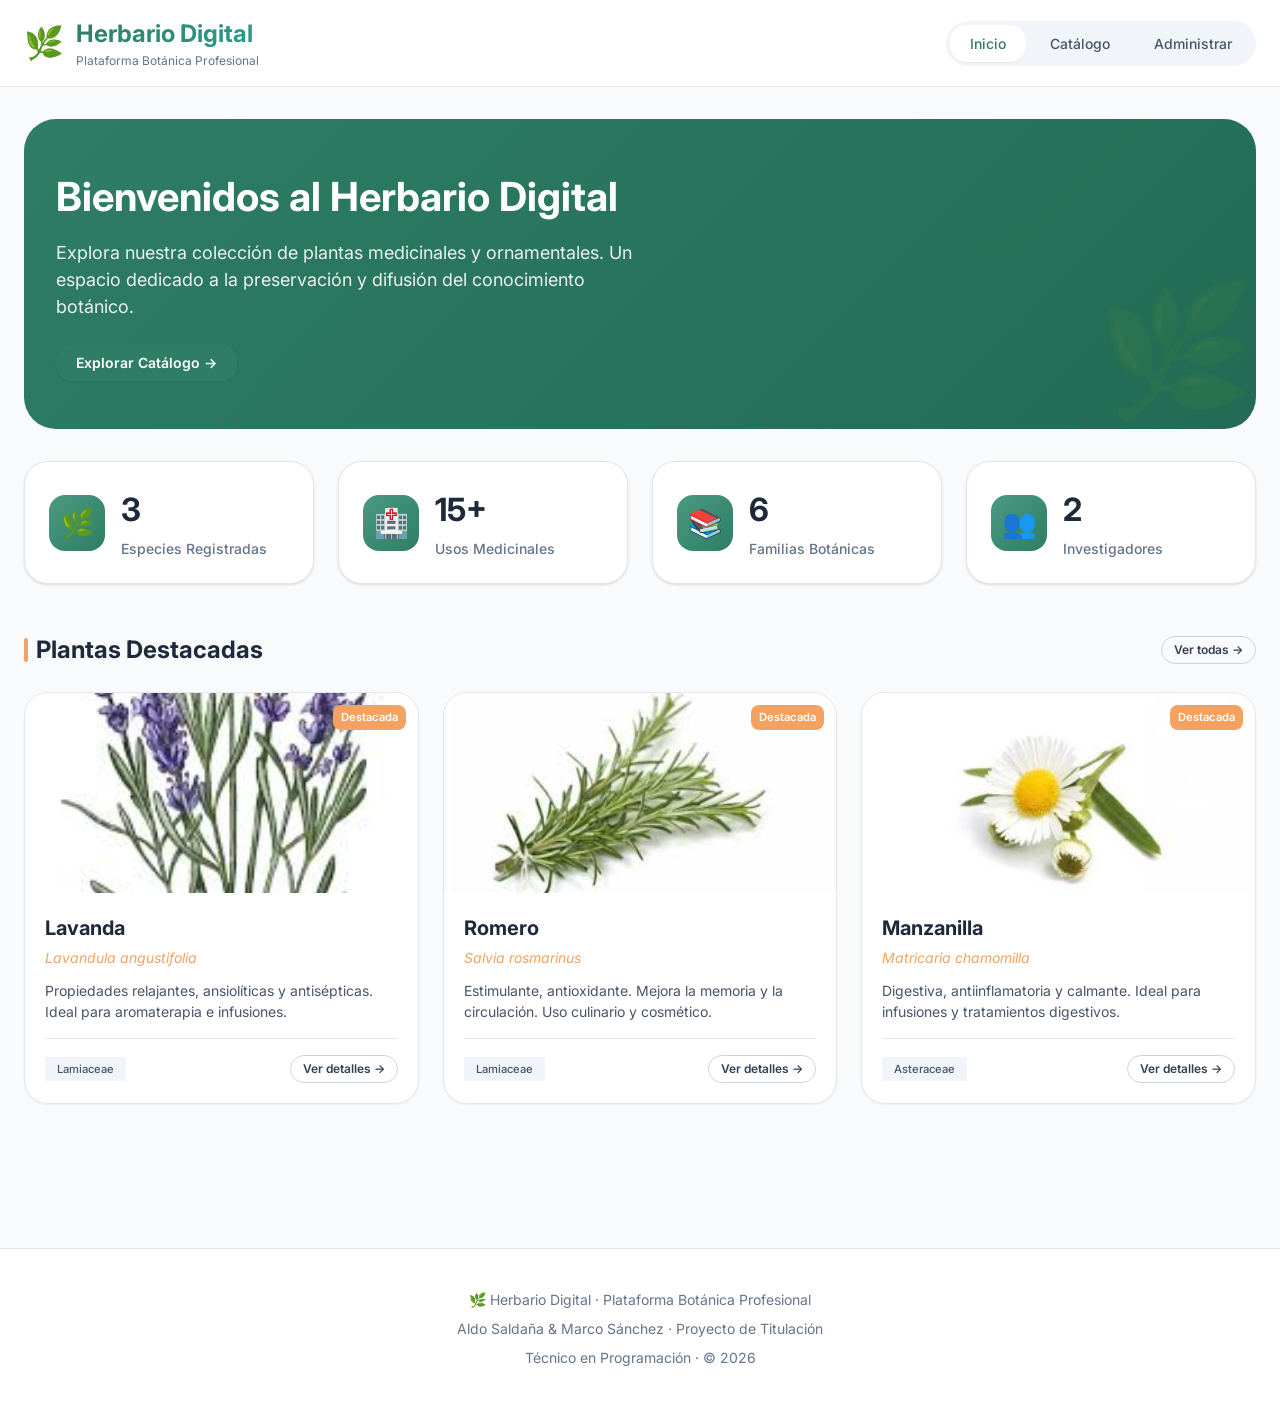
<file: index.html>
<!DOCTYPE html>
<html lang="es">
<head>
    <meta charset="UTF-8">
    <meta name="viewport" content="width=device-width, initial-scale=1.0">
    <title>Herbario Digital | Plataforma Botánica</title>
    <link rel="stylesheet" href="styles.css">
</head>
<body>
    <div class="app-container">
        <div class="top-bar">
            <div class="header-content">
                <div class="logo-area">
                    <div class="logo-icon">🌿</div>
                    <div class="logo-text">
                        <h1>Herbario Digital</h1>
                        <p>Plataforma Botánica Profesional</p>
                    </div>
                </div>
                <nav class="nav-tabs">
                    <a href="index.html" class="nav-tab active">Inicio</a>
                    <a href="catalogo.html" class="nav-tab">Catálogo</a>
                    <a href="admin.html" class="nav-tab">Administrar</a>
                </nav>
            </div>
        </div>

        <main class="main-content">
            <section class="hero-section">
                <h1>Bienvenidos al Herbario Digital</h1>
                <p>Explora nuestra colección de plantas medicinales y ornamentales. Un espacio dedicado a la preservación y difusión del conocimiento botánico.</p>
                <a href="catalogo.html" class="btn btn-primary">Explorar Catálogo →</a>
            </section>

            <div class="stats-grid">
                <div class="stat-card">
                    <div class="stat-icon">🌿</div>
                    <div class="stat-info">
                        <h3 id="totalPlantas">0</h3>
                        <p>Especies Registradas</p>
                    </div>
                </div>
                <div class="stat-card">
                    <div class="stat-icon">🏥</div>
                    <div class="stat-info">
                        <h3>15+</h3>
                        <p>Usos Medicinales</p>
                    </div>
                </div>
                <div class="stat-card">
                    <div class="stat-icon">📚</div>
                    <div class="stat-info">
                        <h3>6</h3>
                        <p>Familias Botánicas</p>
                    </div>
                </div>
                <div class="stat-card">
                    <div class="stat-icon">👥</div>
                    <div class="stat-info">
                        <h3>2</h3>
                        <p>Investigadores</p>
                    </div>
                </div>
            </div>

            <div class="section-title">
                <h2>Plantas Destacadas</h2>
                <a href="catalogo.html" class="btn btn-outline btn-small">Ver todas →</a>
            </div>

            <div class="cards-grid" id="plantasDestacadas">
                <div class="plant-card skeleton" style="height: 380px;"></div>
                <div class="plant-card skeleton" style="height: 380px;"></div>
                <div class="plant-card skeleton" style="height: 380px;"></div>
            </div>
        </main>

        <footer class="footer">
            <div class="footer-content">
                <p>🌿 Herbario Digital · Plataforma Botánica Profesional</p>
                <p>Aldo Saldaña & Marco Sánchez · Proyecto de Titulación</p>
                <p>Técnico en Programación · © 2026</p>
            </div>
        </footer>
    </div>

    <script>
        const plantasBase = [
            {
                id: "lavanda",
                nombre: "Lavanda",
                cientifico: "Lavandula angustifolia",
                familia: "Lamiaceae",
                imagen: "lavanda.jpeg",
                usos: "Propiedades relajantes, ansiolíticas y antisépticas. Ideal para aromaterapia e infusiones."
            },
            {
                id: "romero",
                nombre: "Romero",
                cientifico: "Salvia rosmarinus",
                familia: "Lamiaceae",
                imagen: "romero.jpeg",
                usos: "Estimulante, antioxidante. Mejora la memoria y la circulación. Uso culinario y cosmético."
            },
            {
                id: "manzanilla",
                nombre: "Manzanilla",
                cientifico: "Matricaria chamomilla",
                familia: "Asteraceae",
                imagen: "manzanilla.jpeg",
                usos: "Digestiva, antiinflamatoria y calmante. Ideal para infusiones y tratamientos digestivos."
            }
        ];

        function cargarPlantasGuardadas() {
            const guardadas = JSON.parse(localStorage.getItem('plantas')) || [];
            return guardadas;
        }

        const plantasGuardadas = cargarPlantasGuardadas();
        const todasLasPlantas = [...plantasBase, ...plantasGuardadas];
        
        document.getElementById('totalPlantas').textContent = todasLasPlantas.length;

        const destacadas = todasLasPlantas.slice(0, 3);

        function renderizarDestacadas() {
            const grid = document.getElementById('plantasDestacadas');
            grid.innerHTML = destacadas.map(planta => `
                <div class="plant-card">
                    <div class="card-image">
                        <img src="${planta.imagen}" alt="${planta.nombre}" loading="lazy">
                        <span class="card-badge">Destacada</span>
                    </div>
                    <div class="card-content">
                        <h3>${planta.nombre}</h3>
                        <span class="card-scientific"><em>${planta.cientifico}</em></span>
                        <p class="card-description">${(planta.usos || planta.descripcion || '').substring(0, 100)}${(planta.usos || planta.descripcion || '').length > 100 ? '...' : ''}</p>
                        <div class="card-footer">
                            <span class="badge">${planta.familia || 'Angiosperma'}</span>
                            <a href="planta.html?nombre=${planta.id || encodeURIComponent(planta.nombre.toLowerCase())}" class="btn btn-outline btn-small">Ver detalles →</a>
                        </div>
                    </div>
                </div>
            `).join('');
        }
        renderizarDestacadas();
    </script>

    <style>
        .badge {
            font-size: 0.7rem;
            padding: 0.25rem 0.75rem;
            background: var(--gray-100);
            color: var(--gray-600);
            border-radius: var(--radius-full);
            font-weight: 500;
        }
        .skeleton {
            background: linear-gradient(90deg, var(--gray-200) 25%, var(--gray-100) 50%, var(--gray-200) 75%);
            background-size: 200% 100%;
            animation: loading 1.5s infinite;
            border-radius: var(--radius-xl);
        }
        @keyframes loading {
            0% { background-position: 200% 0; }
            100% { background-position: -200% 0; }
        }
        .radius-full {
            border-radius: 9999px;
        }
    </style>
</body>
</html>
</file>
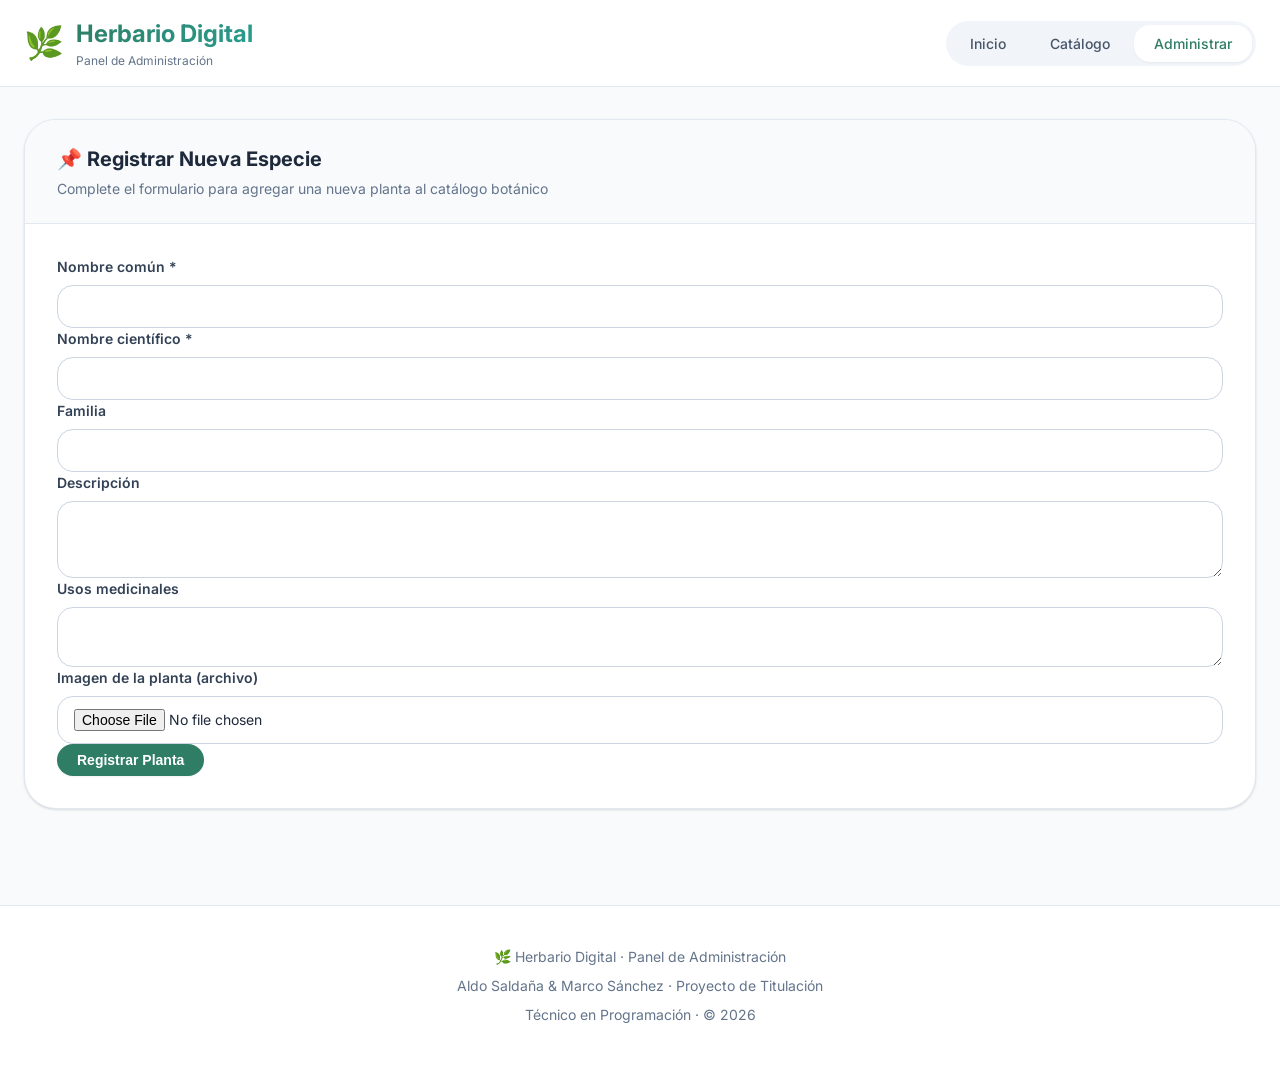
<file: admin.html>
<!DOCTYPE html>
<html lang="es">
<head>
    <meta charset="UTF-8">
    <meta name="viewport" content="width=device-width, initial-scale=1.0">
    <title>Administrar | Herbario Digital</title>
    <link rel="stylesheet" href="styles.css">
</head>
<body>
    <div class="app-container">
        <div class="top-bar">
            <div class="header-content">
                <div class="logo-area">
                    <div class="logo-icon">🌿</div>
                    <div class="logo-text">
                        <h1>Herbario Digital</h1>
                        <p>Panel de Administración</p>
                    </div>
                </div>
                <nav class="nav-tabs">
                    <a href="index.html" class="nav-tab">Inicio</a>
                    <a href="catalogo.html" class="nav-tab">Catálogo</a>
                    <a href="admin.html" class="nav-tab active">Administrar</a>
                </nav>
            </div>
        </div>

        <main class="main-content">
            <div class="form-container">
                <div class="form-header">
                    <h2>📌 Registrar Nueva Especie</h2>
                    <p>Complete el formulario para agregar una nueva planta al catálogo botánico</p>
                </div>
                <div class="form-body">
                    <form id="formPlanta" enctype="multipart/form-data">
                        <div class="form-row">
                            <div class="form-group">
                                <label>Nombre común *</label>
                                <input type="text" id="nombre_comun" required>
                            </div>
                            <div class="form-group">
                                <label>Nombre científico *</label>
                                <input type="text" id="nombre_cientifico" required>
                            </div>
                        </div>
                        <div class="form-row">
                            <div class="form-group">
                                <label>Familia</label>
                                <input type="text" id="familia">
                            </div>
                        </div>
                        <div class="form-group">
                            <label>Descripción</label>
                            <textarea id="descripcion" rows="3"></textarea>
                        </div>
                        <div class="form-group">
                            <label>Usos medicinales</label>
                            <textarea id="usos" rows="2"></textarea>
                        </div>
                        <div class="form-group">
                            <label>Imagen de la planta (archivo)</label>
                            <input type="file" id="imagen" accept="image/*" required>
                        </div>
                        <button type="submit" class="btn btn-primary">Registrar Planta</button>
                    </form>
                    <div id="mensajeAdmin"></div>
                </div>
            </div>
        </main>

        <footer class="footer">
            <div class="footer-content">
                <p>🌿 Herbario Digital · Panel de Administración</p>
                <p>Aldo Saldaña & Marco Sánchez · Proyecto de Titulación</p>
                <p>Técnico en Programación · © 2026</p>
            </div>
        </footer>
    </div>

    <script>
        const form = document.getElementById('formPlanta');

        form.addEventListener('submit', async (e) => {
            e.preventDefault();
            
            const formData = new FormData();
            formData.append('nombre_comun', document.getElementById('nombre_comun').value);
            formData.append('nombre_cientifico', document.getElementById('nombre_cientifico').value);
            formData.append('familia', document.getElementById('familia').value);
            formData.append('descripcion', document.getElementById('descripcion').value);
            formData.append('usos', document.getElementById('usos').value);
            
            // Ya no hay categorías, así que omitimos esa parte
            
            const imagenFile = document.getElementById('imagen').files[0];
            if (imagenFile) {
                formData.append('imagen', imagenFile);
            }
            
            try {
                const response = await fetch('api/guardar_planta.php', {
                    method: 'POST',
                    body: formData
                });
                const result = await response.json();
                if (result.success) {
                    const mensajeDiv = document.getElementById('mensajeAdmin');
                    mensajeDiv.innerHTML = `<div class="alert alert-success">✅ Planta registrada correctamente.</div>`;
                    form.reset();
                    setTimeout(() => {
                        mensajeDiv.innerHTML = '';
                    }, 4000);
                } else {
                    alert('Error: ' + result.error);
                }
            } catch (error) {
                alert('Error de conexión: ' + error.message);
            }
        });
    </script>

    <style>
        .alert {
            padding: var(--space-4) var(--space-5);
            border-radius: var(--radius-lg);
            margin-top: var(--space-6);
            display: flex;
            align-items: center;
            gap: var(--space-3);
        }
        .alert-success {
            background: #ecfdf5;
            border-left: 4px solid #2ecc71;
            color: #065f46;
        }
    </style>
</body>
</html>
</file>
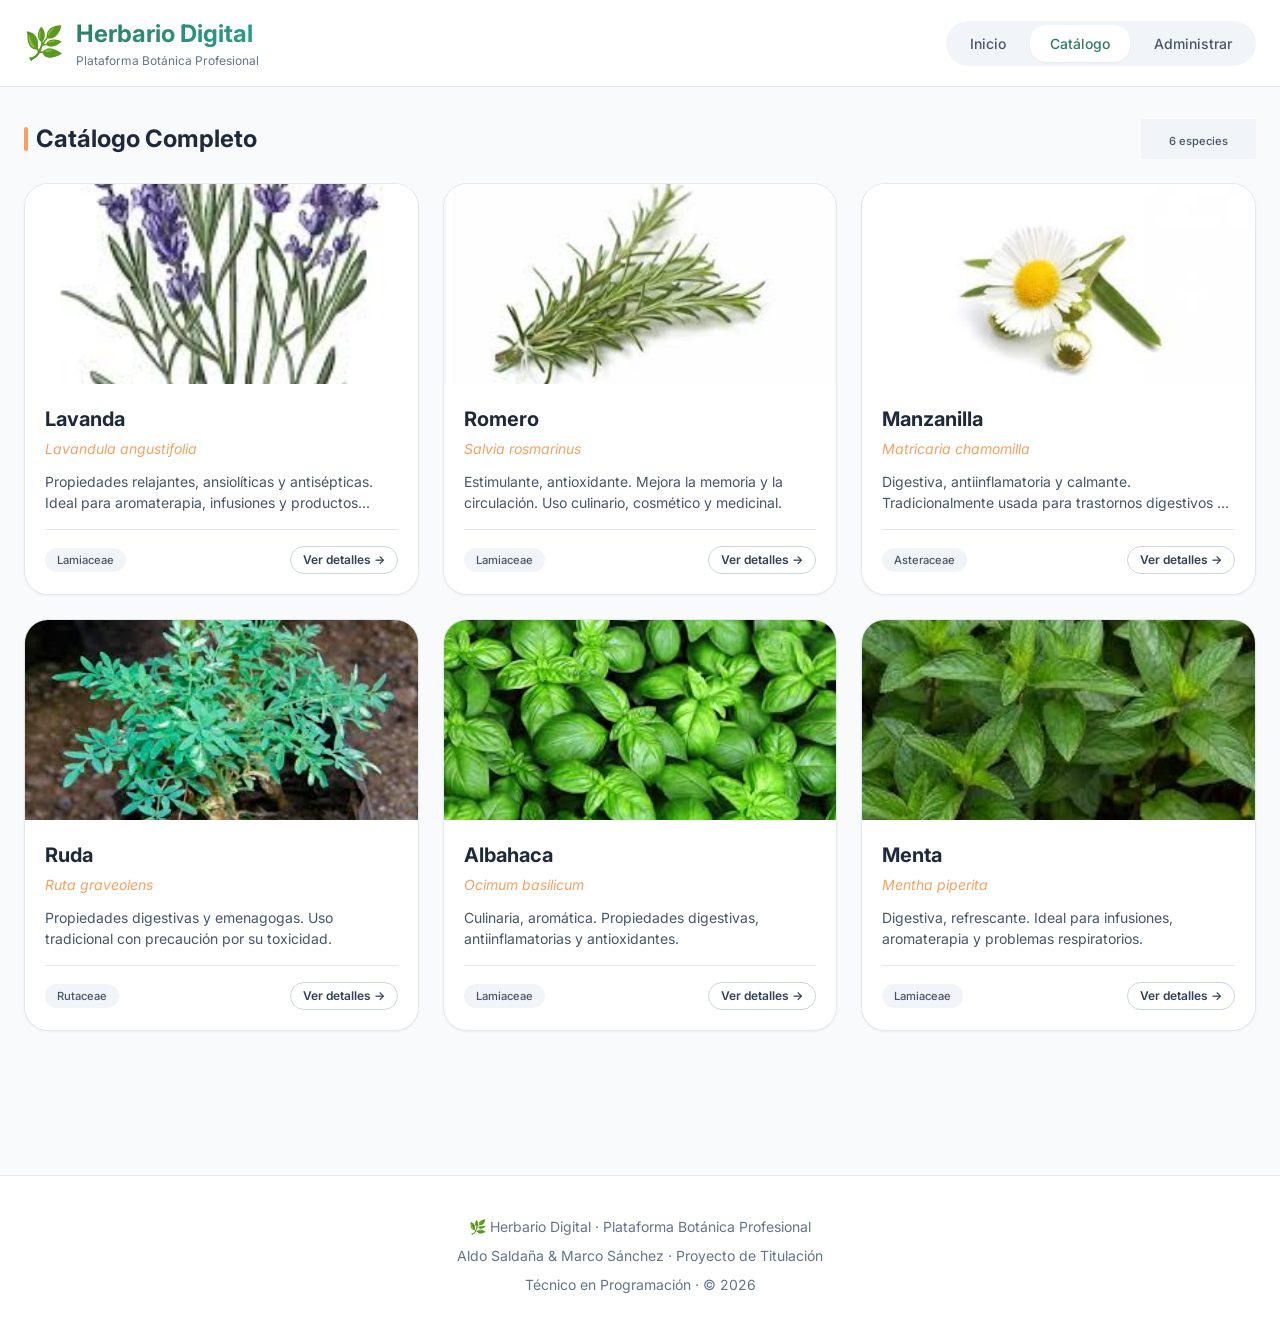
<file: catalogo.html>
<!DOCTYPE html>
<html lang="es">
<head>
    <meta charset="UTF-8">
    <meta name="viewport" content="width=device-width, initial-scale=1.0">
    <title>Catálogo | Herbario Digital</title>
    <link rel="stylesheet" href="styles.css">
</head>
<body>
    <div class="app-container">
        <div class="top-bar">
            <div class="header-content">
                <div class="logo-area">
                    <div class="logo-icon">🌿</div>
                    <div class="logo-text">
                        <h1>Herbario Digital</h1>
                        <p>Plataforma Botánica Profesional</p>
                    </div>
                </div>
                <nav class="nav-tabs">
                    <a href="index.html" class="nav-tab">Inicio</a>
                    <a href="catalogo.html" class="nav-tab active">Catálogo</a>
                    <a href="admin.html" class="nav-tab">Administrar</a>
                </nav>
            </div>
        </div>

        <main class="main-content">
            <div class="section-title">
                <h2>Catálogo Completo</h2>
                <div class="stats-badge">
                    <span class="badge" id="plantasCount">Cargando...</span>
                </div>
            </div>

            <div class="cards-grid" id="catalogoGrid">
                <div class="plant-card skeleton" style="height: 420px;"></div>
                <div class="plant-card skeleton" style="height: 420px;"></div>
                <div class="plant-card skeleton" style="height: 420px;"></div>
            </div>
        </main>

        <footer class="footer">
            <div class="footer-content">
                <p>🌿 Herbario Digital · Plataforma Botánica Profesional</p>
                <p>Aldo Saldaña & Marco Sánchez · Proyecto de Titulación</p>
                <p>Técnico en Programación · © 2026</p>
            </div>
        </footer>
    </div>

    <script>
        const catalogoBase = [
            {
                id: "lavanda",
                nombre: "Lavanda",
                cientifico: "Lavandula angustifolia",
                familia: "Lamiaceae",
                imagen: "lavanda.jpeg",
                usos: "Propiedades relajantes, ansiolíticas y antisépticas. Ideal para aromaterapia, infusiones y productos cosméticos."
            },
            {
                id: "romero",
                nombre: "Romero",
                cientifico: "Salvia rosmarinus",
                familia: "Lamiaceae",
                imagen: "romero.jpeg",
                usos: "Estimulante, antioxidante. Mejora la memoria y la circulación. Uso culinario, cosmético y medicinal."
            },
            {
                id: "manzanilla",
                nombre: "Manzanilla",
                cientifico: "Matricaria chamomilla",
                familia: "Asteraceae",
                imagen: "manzanilla.jpeg",
                usos: "Digestiva, antiinflamatoria y calmante. Tradicionalmente usada para trastornos digestivos y ansiedad."
            },
            {
                id: "ruda",
                nombre: "Ruda",
                cientifico: "Ruta graveolens",
                familia: "Rutaceae",
                imagen: "ruda.jpeg",
                usos: "Propiedades digestivas y emenagogas. Uso tradicional con precaución por su toxicidad."
            },
            {
                id: "albahaca",
                nombre: "Albahaca",
                cientifico: "Ocimum basilicum",
                familia: "Lamiaceae",
                imagen: "albahaca.jpeg",
                usos: "Culinaria, aromática. Propiedades digestivas, antiinflamatorias y antioxidantes."
            },
            {
                id: "menta",
                nombre: "Menta",
                cientifico: "Mentha piperita",
                familia: "Lamiaceae",
                imagen: "menta.jpeg",
                usos: "Digestiva, refrescante. Ideal para infusiones, aromaterapia y problemas respiratorios."
            }
        ];

        function cargarPlantasGuardadas() {
            const guardadas = JSON.parse(localStorage.getItem('plantas')) || [];
            return guardadas;
        }

        const plantasGuardadas = cargarPlantasGuardadas();
        const todasLasPlantas = [...catalogoBase, ...plantasGuardadas];
        
        document.getElementById('plantasCount').textContent = `${todasLasPlantas.length} especies`;

        function renderizarCatalogo() {
            const grid = document.getElementById('catalogoGrid');
            grid.innerHTML = todasLasPlantas.map(planta => `
                <div class="plant-card">
                    <div class="card-image">
                        <img src="${planta.imagen}" alt="${planta.nombre}" loading="lazy">
                        ${planta.id?.startsWith('planta_') ? '<span class="card-badge">Nueva</span>' : ''}
                    </div>
                    <div class="card-content">
                        <h3>${planta.nombre}</h3>
                        <span class="card-scientific"><em>${planta.cientifico}</em></span>
                        <p class="card-description">${(planta.usos || planta.descripcion || '').substring(0, 100)}${(planta.usos || planta.descripcion || '').length > 100 ? '...' : ''}</p>
                        <div class="card-footer">
                            <span class="badge">${planta.familia || 'Angiosperma'}</span>
                            <a href="planta.html?nombre=${planta.id || encodeURIComponent(planta.nombre.toLowerCase())}" class="btn btn-outline btn-small">Ver detalles →</a>
                        </div>
                    </div>
                </div>
            `).join('');
        }

        renderizarCatalogo();
    </script>

    <style>
        .stats-badge {
            background: var(--gray-100);
            padding: var(--space-2) var(--space-4);
            border-radius: var(--radius-full);
        }
        .badge {
            font-size: 0.7rem;
            padding: 0.25rem 0.75rem;
            background: var(--gray-100);
            color: var(--gray-600);
            border-radius: 9999px;
            font-weight: 500;
        }
        .skeleton {
            background: linear-gradient(90deg, var(--gray-200) 25%, var(--gray-100) 50%, var(--gray-200) 75%);
            background-size: 200% 100%;
            animation: loading 1.5s infinite;
            border-radius: var(--radius-xl);
        }
        @keyframes loading {
            0% { background-position: 200% 0; }
            100% { background-position: -200% 0; }
        }
    </style>
</body>
</html>
</file>
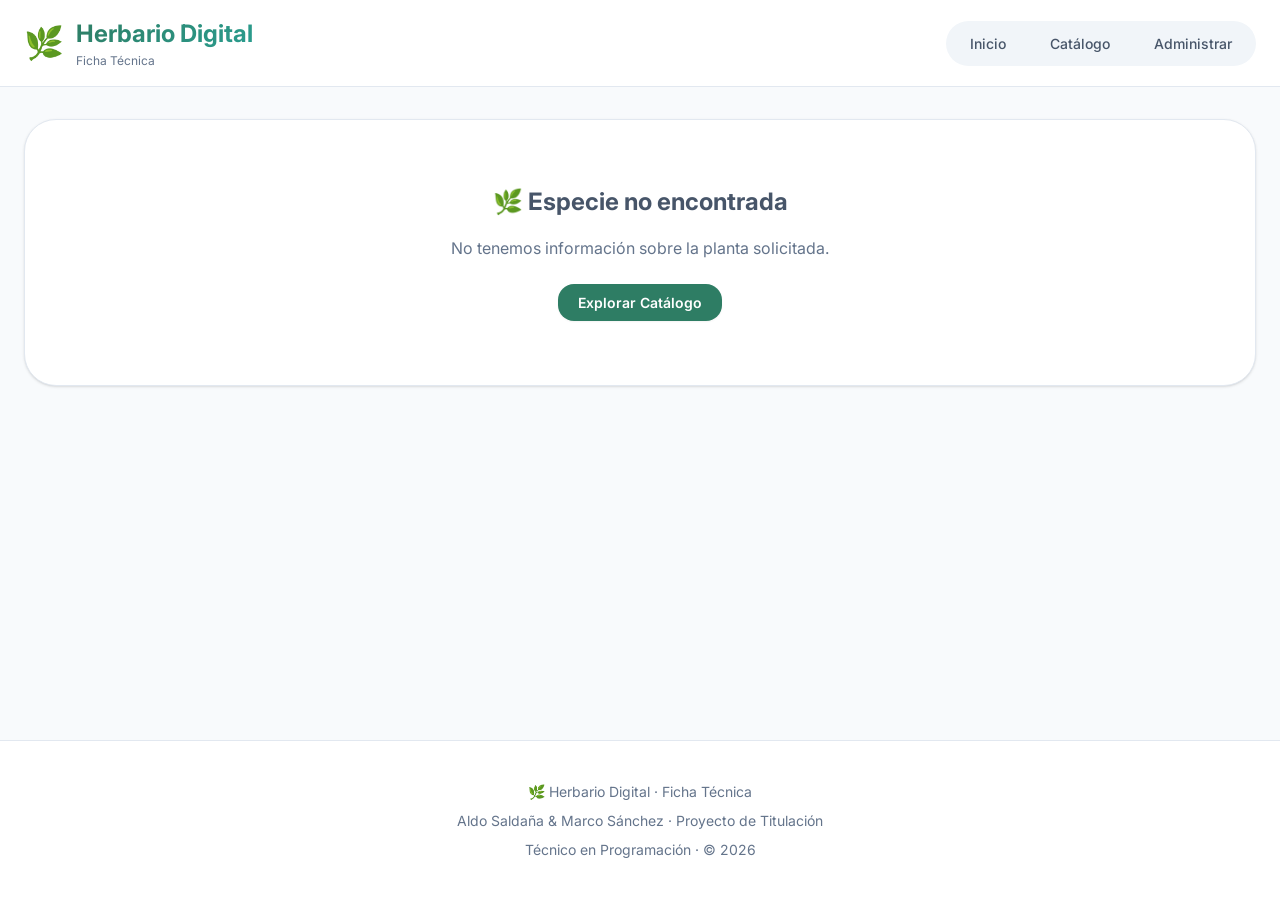
<file: planta.html>
<!DOCTYPE html>
<html lang="es">
<head>
    <meta charset="UTF-8">
    <meta name="viewport" content="width=device-width, initial-scale=1.0">
    <title>Ficha Técnica | Herbario Digital</title>
    <link rel="stylesheet" href="styles.css">
</head>
<body>
    <div class="app-container">
        <div class="top-bar">
            <div class="header-content">
                <div class="logo-area">
                    <div class="logo-icon">🌿</div>
                    <div class="logo-text">
                        <h1>Herbario Digital</h1>
                        <p>Ficha Técnica</p>
                    </div>
                </div>
                <nav class="nav-tabs">
                    <a href="index.html" class="nav-tab">Inicio</a>
                    <a href="catalogo.html" class="nav-tab">Catálogo</a>
                    <a href="admin.html" class="nav-tab">Administrar</a>
                </nav>
            </div>
        </div>

        <main class="main-content" id="ficha-container">
            <div style="text-align: center; padding: var(--space-16);">
                <div style="width: 50px; height: 50px; border: 3px solid var(--gray-200); border-top-color: var(--primary); border-radius: 50%; animation: spin 1s linear infinite; margin: 0 auto var(--space-4);"></div>
                <p>Cargando información...</p>
            </div>
        </main>

        <footer class="footer">
            <div class="footer-content">
                <p>🌿 Herbario Digital · Ficha Técnica</p>
                <p>Aldo Saldaña & Marco Sánchez · Proyecto de Titulación</p>
                <p>Técnico en Programación · © 2026</p>
            </div>
        </footer>
    </div>

    <script>
        const plantasBase = {
            lavanda: {
                nombre: "Lavanda",
                cientifico: "Lavandula angustifolia",
                familia: "Lamiaceae",
                origen: "Región mediterránea",
                imagen: "https://images.unsplash.com/photo-1597843786277-1020f5b2d9c3?w=800&h=600&fit=crop",
                descripcion: "Planta perenne de porte arbustivo, alcanza hasta 1 metro de altura. Sus hojas son lineares, de color gris-verdosas, y sus flores se agrupan en espigas terminales de color violeta o azul. Posee un aroma intenso y característico debido a sus aceites esenciales.",
                usos: "Ampliamente utilizada en aromaterapia por sus propiedades relajantes y ansiolíticas. En la industria cosmética se emplea en perfumes, jabones y cremas. En medicina tradicional se usa como antiséptico, antiinflamatorio y para tratar el insomnio.",
                habitat: "Prefiere climas cálidos y soleados, con suelos calcáreos y bien drenados. Resiste bien la sequía y las altas temperaturas.",
                colector: "Aldo Saldaña",
                fechaColecta: "15 de marzo de 2026"
            },
            romero: {
                nombre: "Romero",
                cientifico: "Salvia rosmarinus",
                familia: "Lamiaceae",
                origen: "Región mediterránea",
                imagen: "https://images.unsplash.com/photo-1515709984626-53e9a19b0f13?w=800&h=600&fit=crop",
                descripcion: "Arbusto perenne que puede alcanzar hasta 2 metros de altura. Hojas lineares, coriáceas, de color verde oscuro por el haz y blanquecinas por el envés. Flores pequeñas de color azul, blanco o rosado.",
                usos: "Excelente estimulante de la circulación sanguínea y la memoria. Se usa en cocina para condimentar carnes y guisos. En cosmética, fortalece el cabello y combate la caspa.",
                habitat: "Crece en laderas soleadas y suelos calcáreos. Muy resistente a la sequía.",
                colector: "Aldo Saldaña",
                fechaColecta: "10 de marzo de 2026"
            },
            manzanilla: {
                nombre: "Manzanilla",
                cientifico: "Matricaria chamomilla",
                familia: "Asteraceae",
                origen: "Europa y Asia occidental",
                imagen: "https://images.unsplash.com/photo-1589561084283-930aa7b1ce50?w=800&h=600&fit=crop",
                descripcion: "Planta herbácea anual de hasta 60 cm de altura. Tallos erectos y ramificados, hojas finamente divididas. Flores en capítulos con lígulas blancas y disco central amarillo.",
                usos: "Tradicionalmente usada para problemas digestivos, calmar la ansiedad y como antiinflamatorio. Las infusiones de manzanilla son populares para cólicos, gastritis y como sedante suave.",
                habitat: "Crece en campos cultivados, bordes de caminos y terrenos húmedos. Prefiere suelos ricos en nutrientes.",
                colector: "Marco Sánchez",
                fechaColecta: "22 de marzo de 2026"
            }
        };

        function cargarPlantasGuardadas() {
            const guardadas = JSON.parse(localStorage.getItem('plantas')) || [];
            const plantasObj = {};
            guardadas.forEach(planta => {
                plantasObj[planta.id] = planta;
            });
            return plantasObj;
        }

        const todasLasPlantas = { ...plantasBase, ...cargarPlantasGuardadas() };

        function obtenerParametro(nombre) {
            const params = new URLSearchParams(window.location.search);
            return params.get(nombre);
        }

        function mostrarFicha() {
            const identificador = obtenerParametro('nombre');
            const contenedor = document.getElementById('ficha-container');
            const datos = todasLasPlantas[identificador];

            if (datos) {
                contenedor.innerHTML = `
                    <div class="detail-card">
                        <div class="detail-header">
                            <h1>${datos.nombre}</h1>
                            <p class="scientific">${datos.cientifico}</p>
                        </div>
                        <div class="detail-body">
                            <img src="${datos.imagen}" alt="${datos.nombre}" class="detail-image">
                            
                            <div class="detail-grid">
                                <div class="info-box">
                                    <h3>🌱 Familia</h3>
                                    <p>${datos.familia}</p>
                                </div>
                                <div class="info-box">
                                    <h3>🌍 Origen</h3>
                                    <p>${datos.origen || 'No especificado'}</p>
                                </div>
                                <div class="info-box">
                                    <h3>📖 Descripción</h3>
                                    <p>${datos.descripcion}</p>
                                </div>
                                <div class="info-box">
                                    <h3>💚 Usos</h3>
                                    <p>${datos.usos}</p>
                                </div>
                                <div class="info-box">
                                    <h3>🏞️ Hábitat</h3>
                                    <p>${datos.habitat || 'No especificado'}</p>
                                </div>
                                <div class="info-box">
                                    <h3>👨‍🌾 Datos de colecta</h3>
                                    <p><strong>Colector:</strong> ${datos.colector || 'No especificado'}<br>
                                    <strong>Fecha:</strong> ${datos.fechaColecta || 'No especificada'}</p>
                                </div>
                            </div>
                            
                            <div style="text-align: center; margin-top: var(--space-8);">
                                <a href="catalogo.html" class="btn btn-outline">← Volver al Catálogo</a>
                            </div>
                        </div>
                    </div>
                `;
            } else {
                contenedor.innerHTML = `
                    <div class="form-container" style="text-align: center; padding: var(--space-16);">
                        <h2 style="color: var(--gray-600); margin-bottom: var(--space-4);">🌿 Especie no encontrada</h2>
                        <p style="color: var(--gray-500); margin-bottom: var(--space-6);">No tenemos información sobre la planta solicitada.</p>
                        <a href="catalogo.html" class="btn btn-primary">Explorar Catálogo</a>
                    </div>
                `;
            }
        }

        window.onload = mostrarFicha;
    </script>

    <style>
        @keyframes spin {
            to { transform: rotate(360deg); }
        }
    </style>
</body>
</html>
</file>
<file: styles.css>
/* ============================================ */
/* HERBARIO DIGITAL - DASHBOARD PROFESSIONAL    */
/* Estilo similar a plataformas educativas      */
/* ============================================ */

@import url('https://fonts.googleapis.com/css2?family=Inter:opsz,wght@14..32,300;14..32,400;14..32,500;14..32,600;14..32,700;14..32,800&display=swap');

:root {
  /* Paleta principal - fresca y profesional */
  --primary: #2e7d64;
  --primary-dark: #236b54;
  --primary-light: #4a9b82;
  --secondary: #f4a261;
  --secondary-dark: #e76f51;
  --accent: #2a9d8f;
  --success: #2ecc71;
  --info: #3498db;
  --warning: #f39c12;
  --danger: #e74c3c;
  
  /* Grises profesionales */
  --gray-50: #f8fafc;
  --gray-100: #f1f5f9;
  --gray-200: #e2e8f0;
  --gray-300: #cbd5e1;
  --gray-400: #94a3b8;
  --gray-500: #64748b;
  --gray-600: #475569;
  --gray-700: #334155;
  --gray-800: #1e293b;
  --gray-900: #0f172a;
  
  /* Sombras */
  --shadow-sm: 0 1px 2px 0 rgb(0 0 0 / 0.05);
  --shadow: 0 1px 3px 0 rgb(0 0 0 / 0.1), 0 1px 2px -1px rgb(0 0 0 / 0.1);
  --shadow-md: 0 4px 6px -1px rgb(0 0 0 / 0.1), 0 2px 4px -2px rgb(0 0 0 / 0.1);
  --shadow-lg: 0 10px 15px -3px rgb(0 0 0 / 0.1), 0 4px 6px -4px rgb(0 0 0 / 0.1);
  --shadow-xl: 0 20px 25px -5px rgb(0 0 0 / 0.1), 0 8px 10px -6px rgb(0 0 0 / 0.1);
  
  /* Bordes */
  --radius-sm: 0.5rem;
  --radius-md: 0.75rem;
  --radius-lg: 1rem;
  --radius-xl: 1.5rem;
  --radius-2xl: 2rem;
  
  /* Espaciado */
  --space-1: 0.25rem;
  --space-2: 0.5rem;
  --space-3: 0.75rem;
  --space-4: 1rem;
  --space-5: 1.25rem;
  --space-6: 1.5rem;
  --space-8: 2rem;
  --space-10: 2.5rem;
  --space-12: 3rem;
  --space-16: 4rem;
}

* {
  margin: 0;
  padding: 0;
  box-sizing: border-box;
}

body {
  font-family: 'Inter', sans-serif;
  background: var(--gray-50);
  color: var(--gray-800);
  line-height: 1.5;
}

/* Layout */
.app-container {
  min-height: 100vh;
  display: flex;
  flex-direction: column;
}

/* ===== HEADER MODERNO ===== */
.top-bar {
  background: white;
  border-bottom: 1px solid var(--gray-200);
  position: sticky;
  top: 0;
  z-index: 100;
  backdrop-filter: blur(10px);
}

.header-content {
  max-width: 1280px;
  margin: 0 auto;
  padding: var(--space-4) var(--space-6);
  display: flex;
  justify-content: space-between;
  align-items: center;
  flex-wrap: wrap;
  gap: var(--space-4);
}

.logo-area {
  display: flex;
  align-items: center;
  gap: var(--space-3);
}

.logo-icon {
  font-size: 2rem;
}

.logo-text h1 {
  font-size: 1.5rem;
  font-weight: 700;
  background: linear-gradient(135deg, var(--primary) 0%, var(--accent) 100%);
  background-clip: text;
  -webkit-background-clip: text;
  color: transparent;
}

.logo-text p {
  font-size: 0.75rem;
  color: var(--gray-500);
}

/* Navegación tipo pestañas */
.nav-tabs {
  display: flex;
  gap: var(--space-1);
  background: var(--gray-100);
  padding: var(--space-1);
  border-radius: var(--radius-xl);
}

.nav-tab {
  padding: var(--space-2) var(--space-5);
  font-size: 0.875rem;
  font-weight: 500;
  color: var(--gray-600);
  text-decoration: none;
  border-radius: var(--radius-lg);
  transition: all 0.2s;
}

.nav-tab:hover {
  color: var(--primary);
}

.nav-tab.active {
  background: white;
  color: var(--primary);
  box-shadow: var(--shadow-sm);
}

/* ===== MAIN CONTENT ===== */
.main-content {
  flex: 1;
  max-width: 1280px;
  margin: 0 auto;
  padding: var(--space-8) var(--space-6);
  width: 100%;
}

/* ===== HERO SECTION ===== */
.hero-section {
  background: linear-gradient(135deg, var(--primary) 0%, var(--primary-dark) 100%);
  border-radius: var(--radius-2xl);
  padding: var(--space-12) var(--space-8);
  margin-bottom: var(--space-8);
  color: white;
  position: relative;
  overflow: hidden;
}

.hero-section::before {
  content: '🌿';
  position: absolute;
  font-size: 8rem;
  opacity: 0.1;
  bottom: -1rem;
  right: 0;
  pointer-events: none;
}

.hero-section h1 {
  font-size: 2.5rem;
  font-weight: 700;
  margin-bottom: var(--space-3);
}

.hero-section p {
  font-size: 1.125rem;
  opacity: 0.9;
  max-width: 600px;
  margin-bottom: var(--space-6);
}

/* ===== SECCIÓN DE ESTADÍSTICAS / CARDS ===== */
.stats-grid {
  display: grid;
  grid-template-columns: repeat(auto-fit, minmax(240px, 1fr));
  gap: var(--space-6);
  margin-bottom: var(--space-12);
}

.stat-card {
  background: white;
  border-radius: var(--radius-xl);
  padding: var(--space-6);
  box-shadow: var(--shadow);
  border: 1px solid var(--gray-200);
  transition: all 0.3s;
  display: flex;
  align-items: center;
  gap: var(--space-4);
}

.stat-card:hover {
  transform: translateY(-2px);
  box-shadow: var(--shadow-lg);
  border-color: var(--primary-light);
}

.stat-icon {
  width: 56px;
  height: 56px;
  background: linear-gradient(135deg, var(--primary-light) 0%, var(--primary) 100%);
  border-radius: var(--radius-lg);
  display: flex;
  align-items: center;
  justify-content: center;
  font-size: 1.75rem;
}

.stat-info h3 {
  font-size: 2rem;
  font-weight: 700;
  color: var(--gray-800);
  margin-bottom: var(--space-1);
}

.stat-info p {
  color: var(--gray-500);
  font-size: 0.875rem;
  font-weight: 500;
}

/* ===== SECCIÓN DE TARJETAS ===== */
.section-title {
  display: flex;
  justify-content: space-between;
  align-items: center;
  margin-bottom: var(--space-6);
  flex-wrap: wrap;
  gap: var(--space-4);
}

.section-title h2 {
  font-size: 1.5rem;
  font-weight: 700;
  color: var(--gray-800);
  display: flex;
  align-items: center;
  gap: var(--space-2);
}

.section-title h2::before {
  content: '';
  width: 4px;
  height: 24px;
  background: var(--secondary);
  border-radius: var(--radius-sm);
}

.cards-grid {
  display: grid;
  grid-template-columns: repeat(auto-fill, minmax(320px, 1fr));
  gap: var(--space-6);
  margin-bottom: var(--space-12);
}

/* Tarjeta de planta moderna */
.plant-card {
  background: white;
  border-radius: var(--radius-xl);
  overflow: hidden;
  transition: all 0.3s;
  border: 1px solid var(--gray-200);
  box-shadow: var(--shadow-sm);
}

.plant-card:hover {
  transform: translateY(-4px);
  box-shadow: var(--shadow-xl);
  border-color: var(--gray-300);
}

.card-image {
  position: relative;
  height: 200px;
  overflow: hidden;
}

.card-image img {
  width: 100%;
  height: 100%;
  object-fit: cover;
  transition: transform 0.3s;
}

.plant-card:hover .card-image img {
  transform: scale(1.05);
}

.card-badge {
  position: absolute;
  top: var(--space-3);
  right: var(--space-3);
  background: var(--secondary);
  color: white;
  padding: var(--space-1) var(--space-2);
  border-radius: var(--radius-sm);
  font-size: 0.7rem;
  font-weight: 600;
}

.card-content {
  padding: var(--space-5);
}

.card-content h3 {
  font-size: 1.25rem;
  font-weight: 700;
  color: var(--gray-800);
  margin-bottom: var(--space-1);
}

.card-scientific {
  font-size: 0.875rem;
  color: var(--secondary);
  font-style: italic;
  margin-bottom: var(--space-3);
  display: block;
}

.card-description {
  font-size: 0.875rem;
  color: var(--gray-600);
  line-height: 1.5;
  margin-bottom: var(--space-4);
  display: -webkit-box;
  -webkit-line-clamp: 2;
  -webkit-box-orient: vertical;
  overflow: hidden;
}

.card-footer {
  display: flex;
  justify-content: space-between;
  align-items: center;
  padding-top: var(--space-4);
  border-top: 1px solid var(--gray-200);
}

/* ===== BOTONES ===== */
.btn {
  display: inline-flex;
  align-items: center;
  gap: var(--space-2);
  padding: var(--space-2) var(--space-5);
  font-size: 0.875rem;
  font-weight: 600;
  border-radius: var(--radius-lg);
  text-decoration: none;
  transition: all 0.2s;
  cursor: pointer;
  border: none;
}

.btn-primary {
  background: var(--primary);
  color: white;
  box-shadow: var(--shadow-sm);
}

.btn-primary:hover {
  background: var(--primary-dark);
  transform: translateY(-1px);
  box-shadow: var(--shadow-md);
}

.btn-outline {
  background: transparent;
  border: 1px solid var(--gray-300);
  color: var(--gray-700);
}

.btn-outline:hover {
  border-color: var(--primary);
  color: var(--primary);
  background: var(--gray-50);
}

.btn-small {
  padding: var(--space-1) var(--space-3);
  font-size: 0.75rem;
}

/* ===== FORMULARIO ADMIN ===== */
.form-container {
  background: white;
  border-radius: var(--radius-2xl);
  border: 1px solid var(--gray-200);
  overflow: hidden;
  box-shadow: var(--shadow);
}

.form-header {
  background: var(--gray-50);
  padding: var(--space-6) var(--space-8);
  border-bottom: 1px solid var(--gray-200);
}

.form-header h2 {
  font-size: 1.25rem;
  font-weight: 700;
  color: var(--gray-800);
  margin-bottom: var(--space-1);
}

.form-header p {
  font-size: 0.875rem;
  color: var(--gray-500);
}

.form-body {
  padding: var(--space-8);
}

.form-grid {
  display: grid;
  grid-template-columns: repeat(2, 1fr);
  gap: var(--space-5);
}

.form-group {
  display: flex;
  flex-direction: column;
  gap: var(--space-2);
}

.form-group.full-width {
  grid-column: span 2;
}

.form-group label {
  font-size: 0.875rem;
  font-weight: 600;
  color: var(--gray-700);
  display: flex;
  align-items: center;
  gap: var(--space-2);
}

.form-group input,
.form-group textarea {
  padding: var(--space-3) var(--space-4);
  font-size: 0.875rem;
  border: 1px solid var(--gray-300);
  border-radius: var(--radius-lg);
  font-family: inherit;
  transition: all 0.2s;
  background: white;
}

.form-group input:focus,
.form-group textarea:focus {
  outline: none;
  border-color: var(--primary);
  box-shadow: 0 0 0 3px rgba(46, 125, 100, 0.1);
}

/* ===== FICHA DE PLANTA DETALLADA ===== */
.detail-card {
  background: white;
  border-radius: var(--radius-2xl);
  overflow: hidden;
  border: 1px solid var(--gray-200);
  box-shadow: var(--shadow);
}

.detail-header {
  background: linear-gradient(135deg, var(--primary) 0%, var(--primary-dark) 100%);
  padding: var(--space-8);
  color: white;
}

.detail-header h1 {
  font-size: 2rem;
  font-weight: 700;
  margin-bottom: var(--space-2);
}

.detail-header .scientific {
  font-size: 1rem;
  opacity: 0.9;
  font-style: italic;
}

.detail-body {
  padding: var(--space-8);
}

.detail-image {
  width: 100%;
  max-height: 400px;
  object-fit: cover;
  border-radius: var(--radius-xl);
  margin-bottom: var(--space-8);
  box-shadow: var(--shadow-md);
}

.detail-grid {
  display: grid;
  grid-template-columns: repeat(auto-fit, minmax(300px, 1fr));
  gap: var(--space-6);
}

.info-box {
  background: var(--gray-50);
  border-radius: var(--radius-lg);
  padding: var(--space-5);
  border: 1px solid var(--gray-200);
}

.info-box h3 {
  font-size: 0.875rem;
  font-weight: 700;
  text-transform: uppercase;
  letter-spacing: 0.05em;
  color: var(--primary);
  margin-bottom: var(--space-3);
  display: flex;
  align-items: center;
  gap: var(--space-2);
}

.info-box p {
  font-size: 0.9375rem;
  color: var(--gray-700);
  line-height: 1.6;
}

/* ===== ALERTAS ===== */
.alert {
  padding: var(--space-4) var(--space-5);
  border-radius: var(--radius-lg);
  margin-top: var(--space-6);
  display: flex;
  align-items: center;
  gap: var(--space-3);
}

.alert-success {
  background: #ecfdf5;
  border-left: 4px solid var(--success);
  color: #065f46;
}

/* ===== FOOTER ===== */
.footer {
  background: white;
  border-top: 1px solid var(--gray-200);
  margin-top: var(--space-16);
  padding: var(--space-8) var(--space-6);
  text-align: center;
}

.footer-content {
  max-width: 1280px;
  margin: 0 auto;
}

.footer p {
  font-size: 0.875rem;
  color: var(--gray-500);
  margin: var(--space-2) 0;
}

/* ===== RESPONSIVE ===== */
@media (max-width: 768px) {
  .header-content {
    flex-direction: column;
    text-align: center;
  }
  
  .hero-section {
    padding: var(--space-8) var(--space-6);
  }
  
  .hero-section h1 {
    font-size: 1.75rem;
  }
  
  .stats-grid {
    grid-template-columns: 1fr;
  }
  
  .cards-grid {
    grid-template-columns: 1fr;
  }
  
  .form-grid {
    grid-template-columns: 1fr;
  }
  
  .form-group.full-width {
    grid-column: span 1;
  }
  
  .detail-header {
    padding: var(--space-6);
  }
  
  .detail-header h1 {
    font-size: 1.5rem;
  }
  
  .detail-body {
    padding: var(--space-6);
  }
}

/* ===== ANIMACIONES ===== */
@keyframes fadeInUp {
  from {
    opacity: 0;
    transform: translateY(20px);
  }
  to {
    opacity: 1;
    transform: translateY(0);
  }
}

.plant-card, .stat-card, .hero-section {
  animation: fadeInUp 0.4s ease-out;
}
</file>
